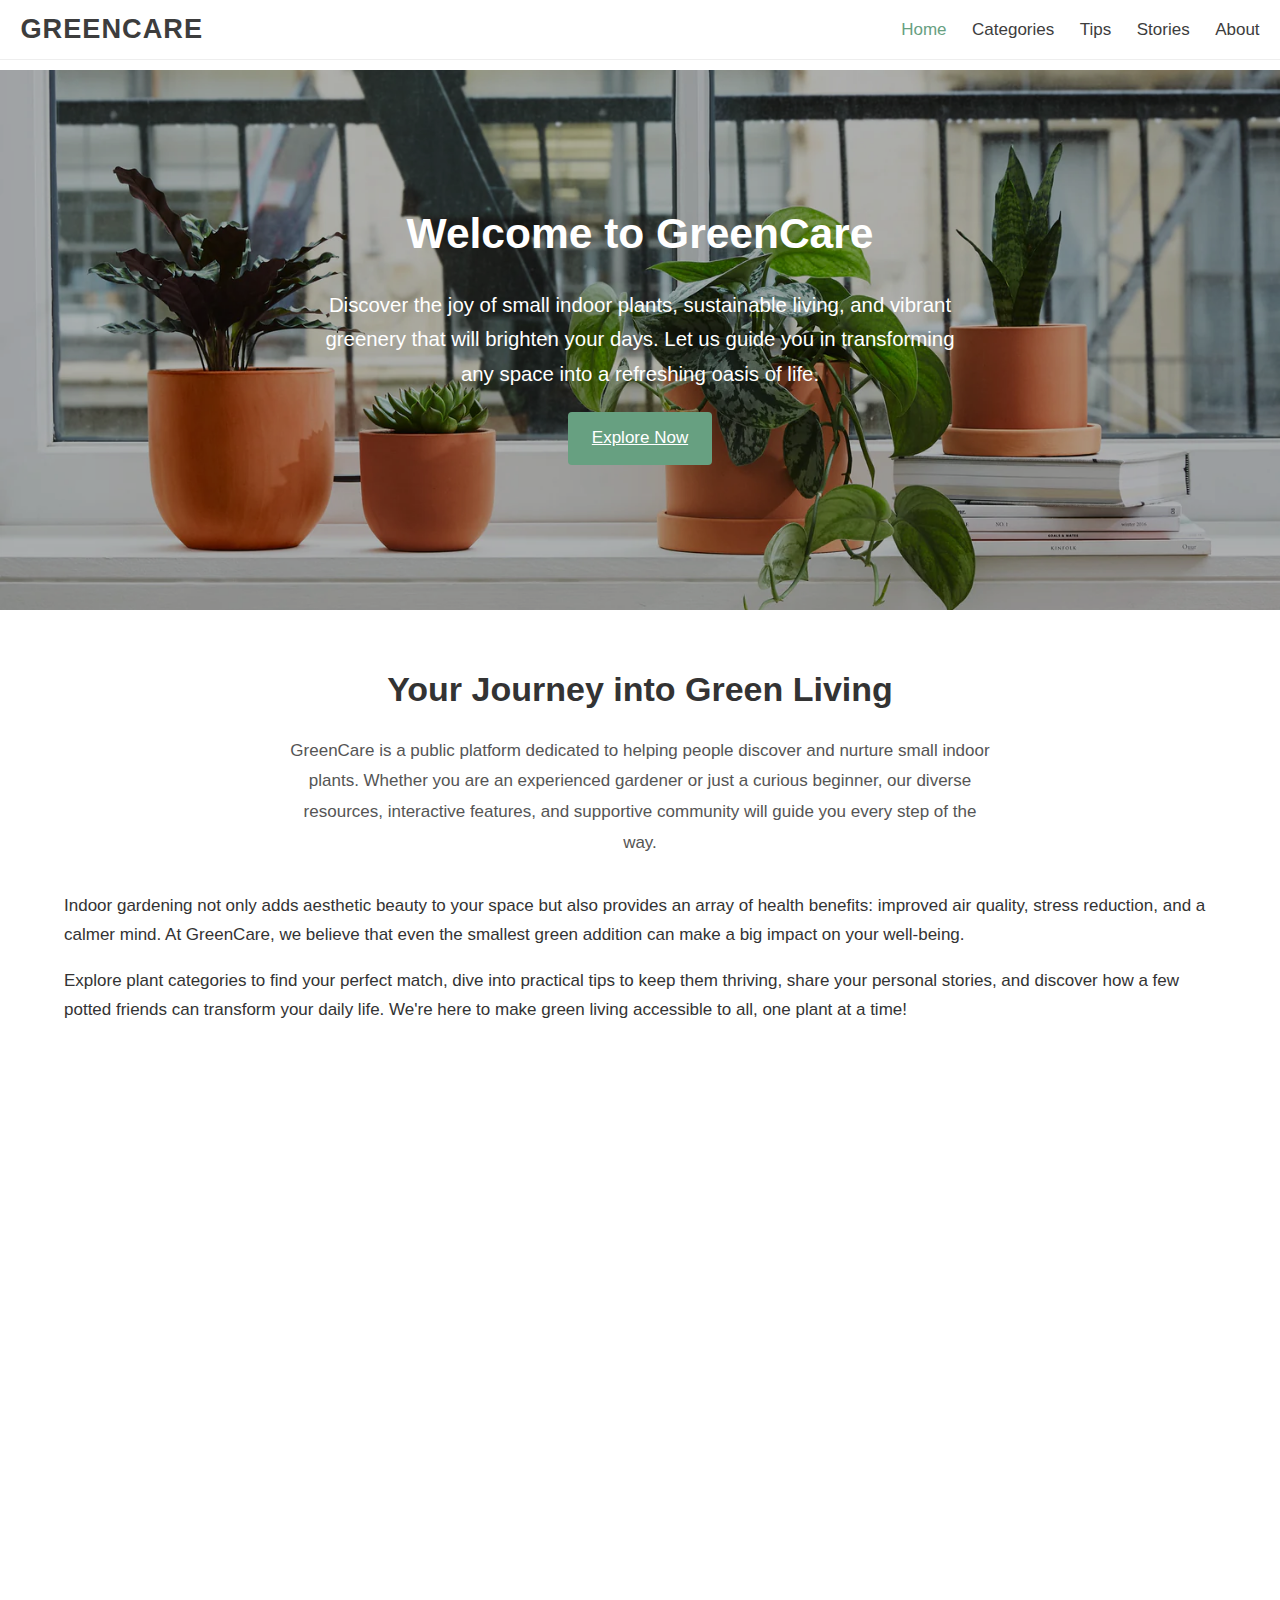
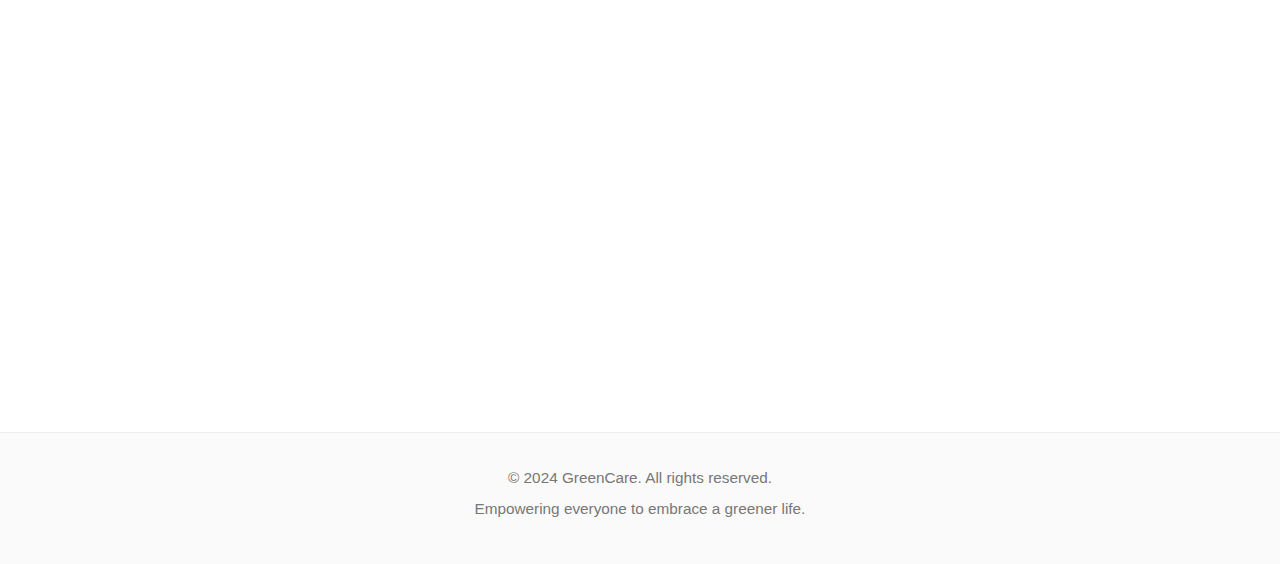
<file: index.html>
<!DOCTYPE html>
<html lang="en">
<head>
  <meta charset="UTF-8" />
  <meta name="description" content="Discover a community dedicated to small indoor plant care, tips, and inspiration." />
  <meta name="keywords" content="indoor plants, gardening, plant care, tips" />
  <meta name="viewport" content="width=device-width, initial-scale=1.0" />
  <title>GreenCare | Home</title>
  <!-- 引用CSS -->
  <link rel="stylesheet" href="assets/css/main.css" />
</head>
<body>

  <!-- Header & Navbar -->
  <header>
    <nav class="navbar">
      <div class="logo">GreenCare</div>
      <ul class="nav-links" id="nav-links">
        <li><a href="index.html" class="active">Home</a></li>
        <li><a href="categories.html">Categories</a></li>
        <li><a href="tips.html">Tips</a></li>
        <li><a href="stories.html">Stories</a></li>
        <li><a href="about.html">About</a></li>
      </ul>
      <div class="hamburger" id="hamburger">
        <span></span>
        <span></span>
        <span></span>
      </div>
    </nav>
  </header>

  <!-- Hero Section with background image -->
  <section class="hero" style="background: url('assets/images/plantcare.jpg') center/cover no-repeat;">
    <div class="hero-overlay" style="background-color: rgba(0, 0, 0, 0.3);"></div>
    <div class="hero-content fade-in">
      <h1>Welcome to GreenCare</h1>
      <p>
        Discover the joy of small indoor plants, sustainable living, 
        and vibrant greenery that will brighten your days. 
        Let us guide you in transforming any space into a refreshing oasis of life.
      </p>
      <a class="btn" href="categories.html">Explore Now</a>
    </div>
  </section>

  <!-- Introduction Section -->
  <main class="container">
    <section class="intro">
      <h2 class="section-title">Your Journey into Green Living</h2>
      <p class="section-subtitle">
        GreenCare is a public platform dedicated to helping people discover and nurture small indoor plants. Whether you are an experienced gardener or 
        just a curious beginner, our diverse resources, interactive features, 
        and supportive community will guide you every step of the way.
      </p>
      <p>
        Indoor gardening not only adds aesthetic beauty to your space but also provides 
        an array of health benefits: improved air quality, stress reduction, 
        and a calmer mind. At GreenCare, we believe that even the smallest 
        green addition can make a big impact on your well-being.
      </p>
      <p>
        Explore plant categories to find your perfect match, dive into practical tips 
        to keep them thriving, share your personal stories, and discover how a few 
        potted friends can transform your daily life. We're here to make green living 
        accessible to all, one plant at a time!
      </p>
    </section>

    <!-- Feature Cards -->
    <section class="feature-cards">
      <div class="card fade-in">
        <img src="assets/images/categories.jpg" alt="Categories">
        <h3>Categories</h3>
        <p>
          Explore curated groups of indoor plants—from hardy succulents to air-purifying wonders. 
          Find the one that best suits your environment.
        </p>
        <a href="categories.html" class="btn-link">Learn More</a>
      </div>
      
      <div class="card fade-in">
        <img src="assets/images/tips.jpg" alt="Tips & Tricks">
        <h3>Tips & Tricks</h3>
        <p>
          Gain in-depth insights into proper watering, lighting, soil selection, fertilization, 
          and pest control to help your plants thrive.
        </p>
        <a href="tips.html" class="btn-link">View Tips</a>
      </div>
      
      <div class="card fade-in">
        <img src="assets/images/community.jpg" alt="Stories">
        <h3>Community Stories</h3>
        <p>
          From first-time triumphs to enduring plant parenthood tales, connect with fellow 
          plant lovers and share your own experiences.
        </p>
        <a href="stories.html" class="btn-link">Be Inspired</a>
      </div>

      <div class="card fade-in">
        <img src="assets/images/about.jpg" alt="About & Contact">
        <h3>About & Contact</h3>
        <p>
          Learn more about GreenCare's mission, get in touch for inquiries or partnership 
          opportunities, and join us in cultivating a greener world.
        </p>
        
        <a href="about.html" class="btn-link">Get in Touch</a>
      </div>
    </section>
  </main>

  <!-- Footer -->
  <footer>
    <p>© 2024 GreenCare. All rights reserved.</p>
    <p>Empowering everyone to embrace a greener life.</p>
  </footer>

  <!-- 引用JS -->
  <script src="assets/js/main.js"></script>
</body>
</html>
</file>
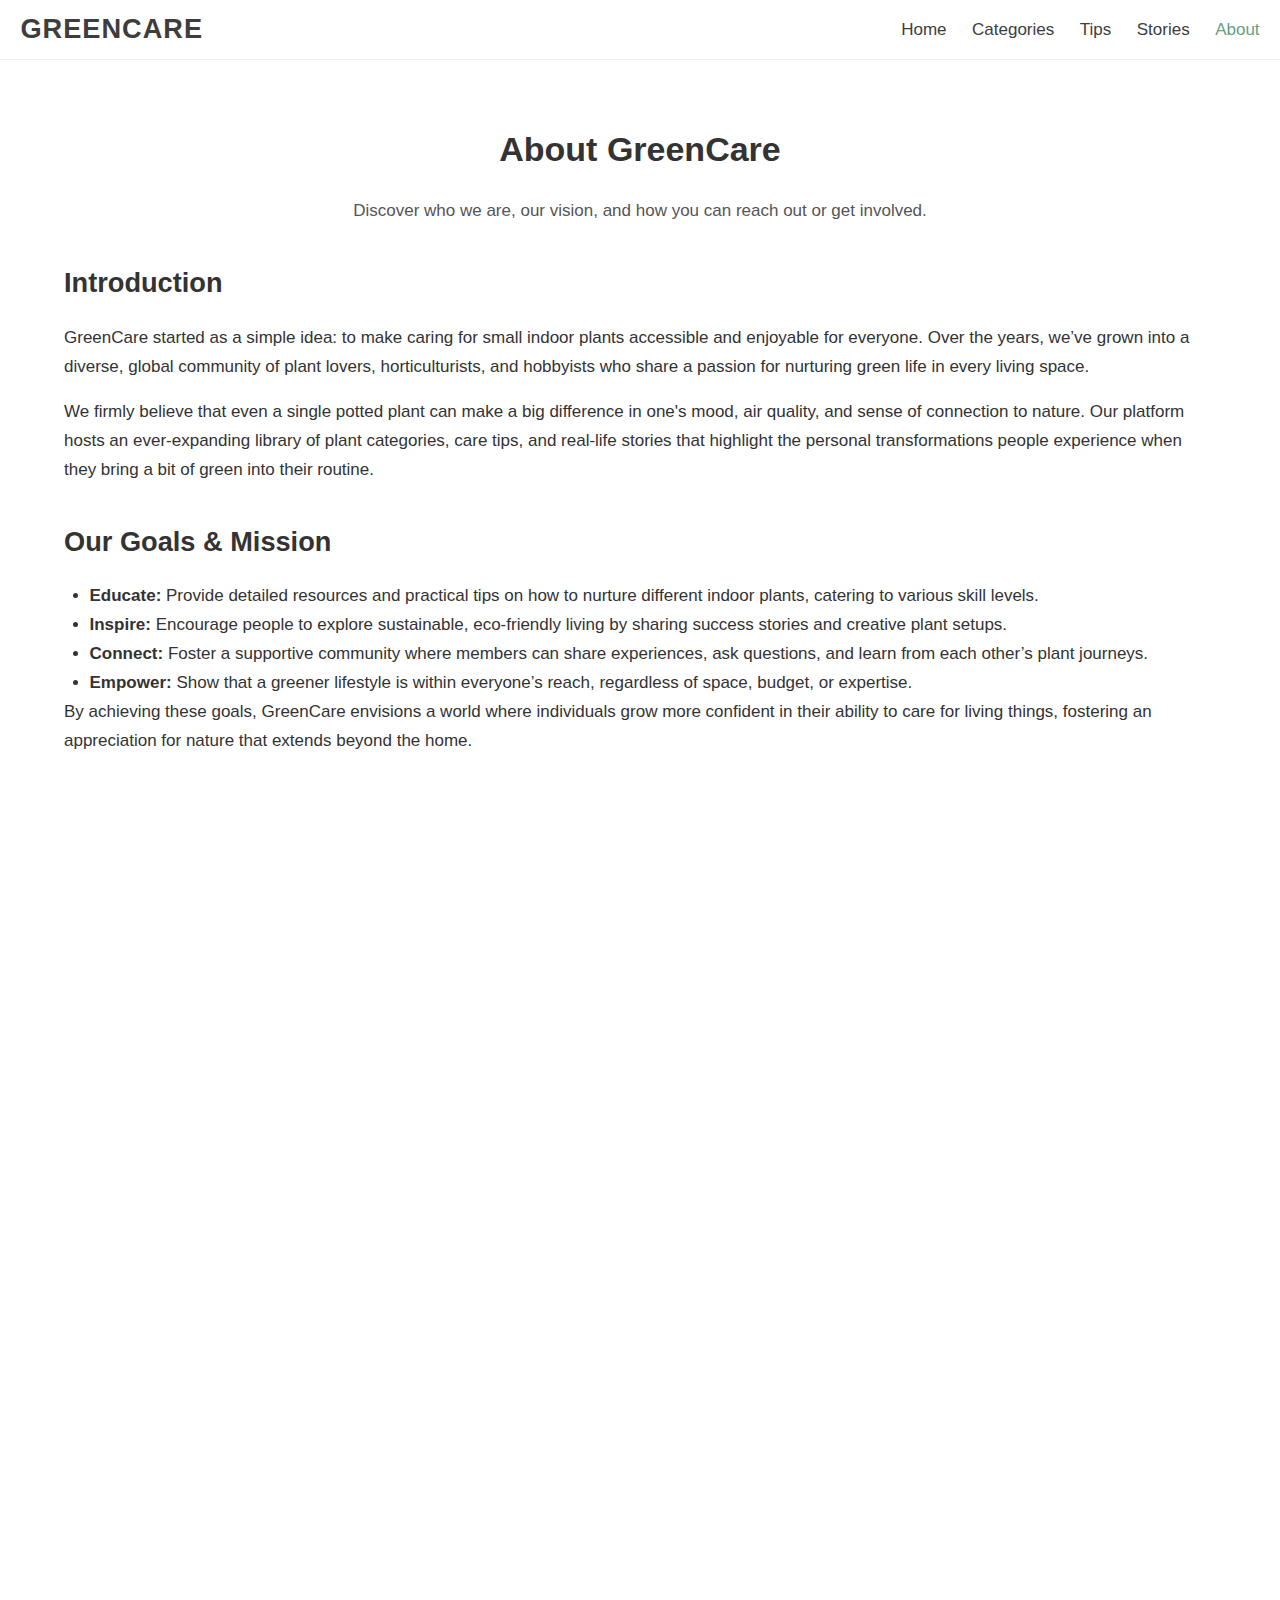
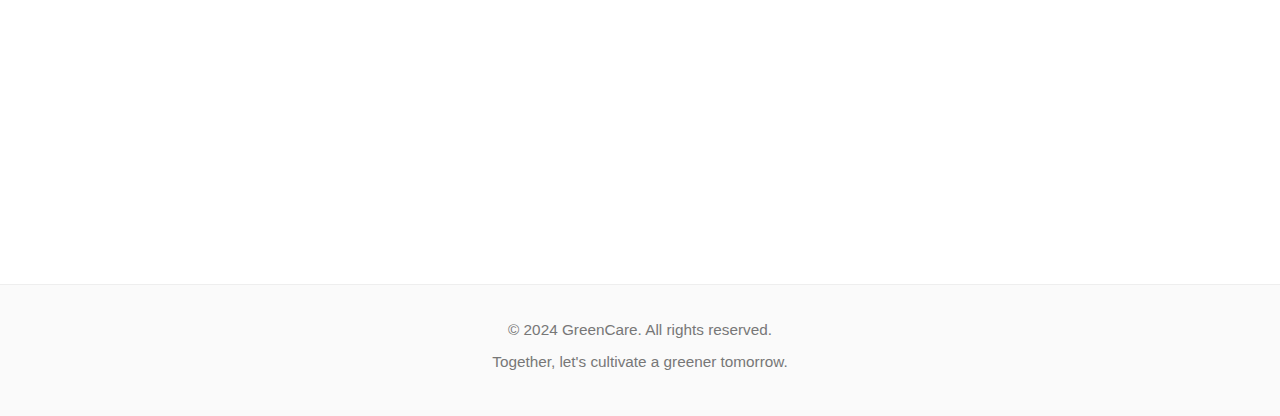
<file: about.html>
<!DOCTYPE html>
<html lang="en">
<head>
  <meta charset="UTF-8" />
  <meta name="description" content="Learn more about the GreenCare organization, our goals, and how to get in touch." />
  <meta name="keywords" content="about GreenCare, organization, goals, contact" />
  <meta name="viewport" content="width=device-width, initial-scale=1.0" />
  <title>GreenCare | About Us</title>
  <link rel="stylesheet" href="assets/css/main.css" />
</head>
<body>
  <!-- Header & Navbar -->
  <header>
    <nav class="navbar">
      <div class="logo">GreenCare</div>
      <ul class="nav-links" id="nav-links">
        <li><a href="index.html">Home</a></li>
        <li><a href="categories.html">Categories</a></li>
        <li><a href="tips.html">Tips</a></li>
        <li><a href="stories.html">Stories</a></li>
        <li><a href="about.html" class="active">About</a></li>
      </ul>
      <div class="hamburger" id="hamburger">
        <span></span>
        <span></span>
        <span></span>
      </div>
    </nav>
  </header>

  <!-- Page Banner -->
  <section class="page-banner">
    <h1 class="section-title">About GreenCare</h1>
    <p class="section-subtitle">
      Discover who we are, our vision, and how you can reach out or get involved.
    </p>
  </section>

  <!-- Main Content -->
  <main class="container">
    <!-- Introduction -->
    <section class="about-us fade-in">
      <h2>Introduction</h2>
      <p>
        GreenCare started as a simple idea: to make caring for small indoor plants 
        accessible and enjoyable for everyone. Over the years, we’ve grown into a diverse, global 
        community of plant lovers, horticulturists, and hobbyists who share a passion 
        for nurturing green life in every living space.
      </p>
      <p>
        We firmly believe that even a single potted plant can make a big difference in one's 
        mood, air quality, and sense of connection to nature. Our platform hosts an ever-expanding 
        library of plant categories, care tips, and real-life stories that highlight the personal 
        transformations people experience when they bring a bit of green into their routine.
      </p>
    </section>

    <!-- Goals & Mission -->
    <section class="about-us fade-in">
      <h2>Our Goals & Mission</h2>
      <ul style="list-style: disc; margin-left: 1.5rem;">
        <li><strong>Educate:</strong> Provide detailed resources and practical tips on how to nurture different indoor plants, catering to various skill levels.</li>
        <li><strong>Inspire:</strong> Encourage people to explore sustainable, eco-friendly living by sharing success stories and creative plant setups.</li>
        <li><strong>Connect:</strong> Foster a supportive community where members can share experiences, ask questions, and learn from each other’s plant journeys.</li>
        <li><strong>Empower:</strong> Show that a greener lifestyle is within everyone’s reach, regardless of space, budget, or expertise.</li>
      </ul>
      <p>
        By achieving these goals, GreenCare envisions a world where individuals grow more confident 
        in their ability to care for living things, fostering an appreciation for nature that extends beyond the home.
      </p>
    </section>

    <!-- Contact Info -->
    <section class="contact-details fade-in">
      <h2>Contact Us</h2>
      <p>
        Whether you have questions about plant care, want to share feedback, or look for collaboration opportunities, 
        we’d love to hear from you!
      </p>
      <ul>
        <li><strong>Email:</strong> info@greencare.org</li>
        <li><strong>Phone:</strong> +1 (123) 456-7890</li>
        <li><strong>Address:</strong> 123 Green Street, Plant City, PC 45678</li>
      </ul>
      <p>
        If you'd like to see more real-time updates, join our social media community:
      </p>
      <ul>
        <li><strong>Instagram:</strong> <a href="#" target="_blank">@GreenCareOfficial</a></li>
        <li><strong>Facebook:</strong> <a href="#" target="_blank">GreenCare Community</a></li>
        <li><strong>Twitter:</strong> <a href="#" target="_blank">@GreenCareTweets</a></li>
      </ul>
    </section>

    <!-- Inquiry Form -->
    <section class="contact-form fade-in">
      <h2>Get in Touch</h2>
      <p>
        For specific inquiries or partnership requests, send us a message through the form below. 
        We’ll respond as soon as we can.
      </p>
      <form id="contact-form" onsubmit="return false">
        <div class="form-group">
          <label for="contactName">Name:</label>
          <input type="text" id="contactName" name="contactName" required />
        </div>
        <div class="form-group">
          <label for="contactEmail">Email:</label>
          <input type="email" id="contactEmail" name="contactEmail" required />
        </div>
        <div class="form-group">
          <label for="contactMessage">Message:</label>
          <textarea id="contactMessage" name="contactMessage" rows="5" required placeholder="Let us know how we can help or collaborate..."></textarea>
        </div>
        <button type="submit" class="btn">Submit</button>
      </form>
      <p id="contact-message" class="success-message" style="display: none;">
        Thank you for reaching out! We will get back to you soon.
      </p>
    </section>
  </main>

  <!-- Footer -->
  <footer>
    <p>© 2024 GreenCare. All rights reserved.</p>
    <p>Together, let's cultivate a greener tomorrow.</p>
  </footer>

  <script src="assets/js/main.js"></script>
</body>
</html>
</file>
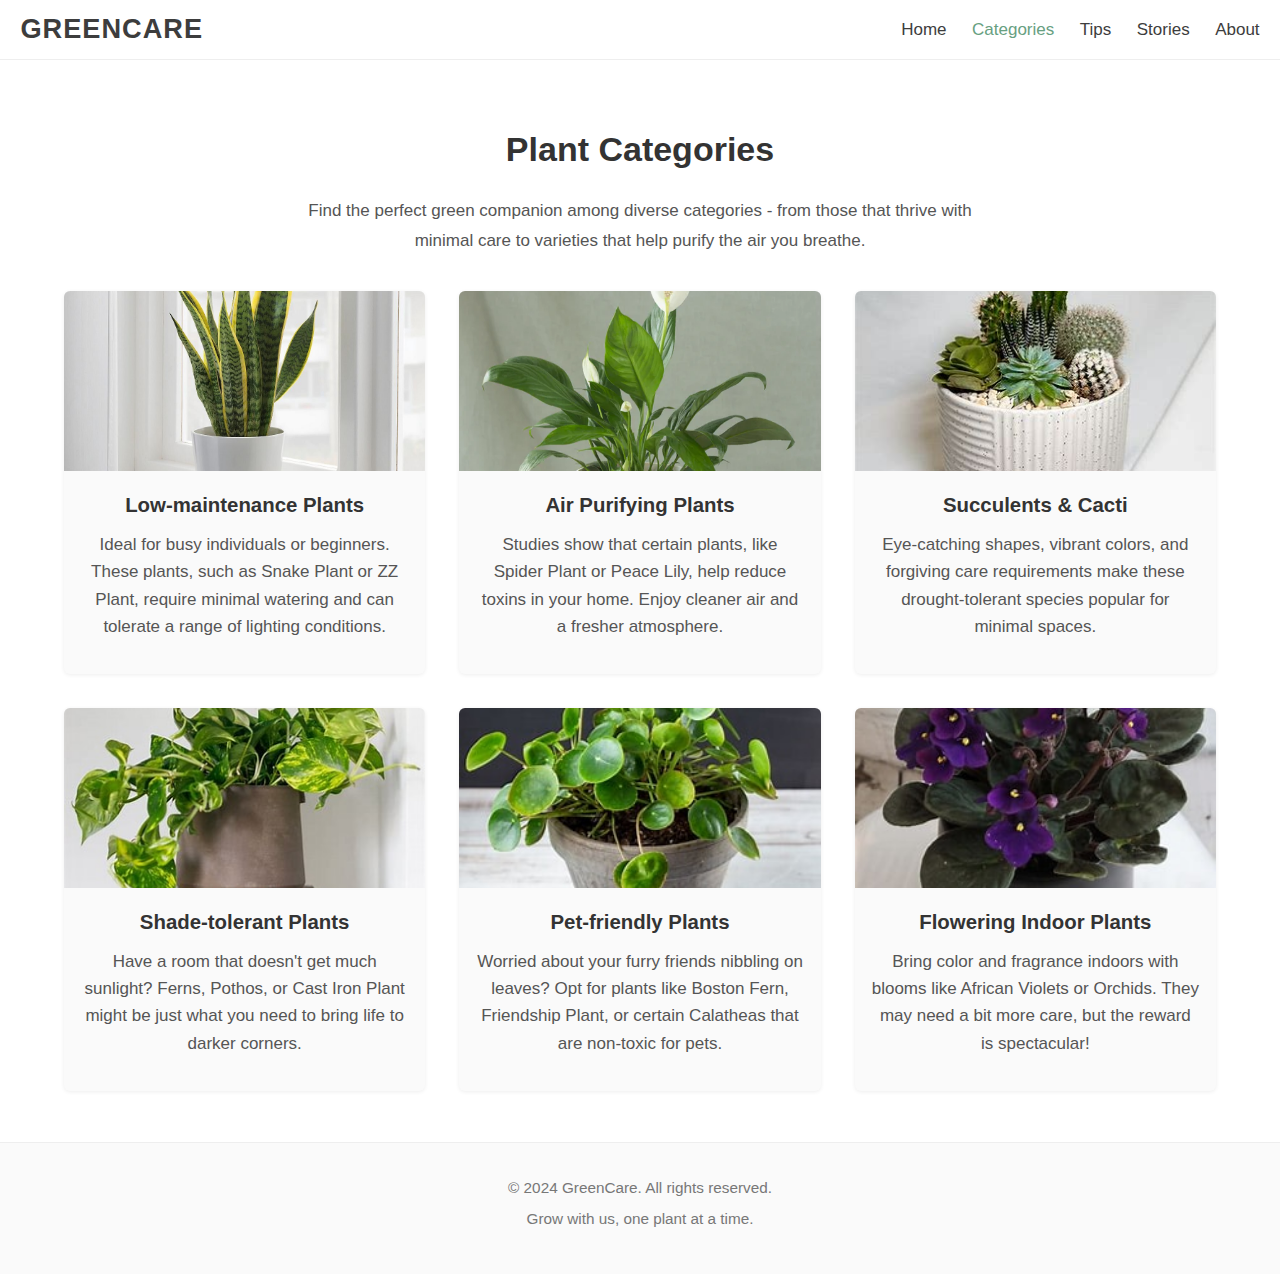
<file: categories.html>
<!DOCTYPE html>
<html lang="en">
<head>
  <meta charset="UTF-8" />
  <meta name="description" content="Browse an extensive collection of plant categories tailored to indoor environments." />
  <meta name="keywords" content="indoor plant categories, low-maintenance, air-purifying, succulents" />
  <meta name="viewport" content="width=device-width, initial-scale=1.0" />
  <title>GreenCare | Categories</title>
  <link rel="stylesheet" href="assets/css/main.css" />
</head>
<body>
  <!-- Header & Navbar -->
  <header>
    <nav class="navbar">
      <div class="logo">GreenCare</div>
      <ul class="nav-links" id="nav-links">
        <li><a href="index.html">Home</a></li>
        <li><a href="categories.html" class="active">Categories</a></li>
        <li><a href="tips.html">Tips</a></li>
        <li><a href="stories.html">Stories</a></li>
        <li><a href="about.html">About</a></li>
      </ul>
      <div class="hamburger" id="hamburger">
        <span></span>
        <span></span>
        <span></span>
      </div>
    </nav>
  </header>

  <!-- Page Banner -->
  <section class="page-banner">
    <h1 class="section-title">Plant Categories</h1>
    <p class="section-subtitle">
      Find the perfect green companion among diverse categories - from 
      those that thrive with minimal care to varieties that help purify the air you breathe.
    </p>
  </section>

  <!-- Main Content -->
  <main class="container">
    <section class="category-list">
      <!-- Low-maintenance -->
      <div class="category-card fade-in">
        <img src="assets/images/low_maintenance.jpg" alt="Low-maintenance Plants">
        <h3>Low-maintenance Plants</h3>
        <p>
          Ideal for busy individuals or beginners. These plants, such as Snake Plant or ZZ Plant, 
          require minimal watering and can tolerate a range of lighting conditions.
        </p>
      </div>

      <!-- Air Purifying -->
      <div class="category-card fade-in">
        <img src="assets/images/air_purifying.jpg" alt="Air Purifying Plants">
        <h3>Air Purifying Plants</h3>
        <p>
          Studies show that certain plants, like Spider Plant or Peace Lily, 
          help reduce toxins in your home. Enjoy cleaner air and a fresher atmosphere.
        </p>
      </div>

      <!-- Succulents & Cacti -->
      <div class="category-card fade-in">
        <img src="assets/images/succulents_cacti.jpg" alt="Succulents and Cacti">
        <h3>Succulents & Cacti</h3>
        <p>
          Eye-catching shapes, vibrant colors, and forgiving care requirements make these 
          drought-tolerant species popular for minimal spaces.
        </p>
      </div>

      <!-- Shade-tolerant -->
      <div class="category-card fade-in">
        <img src="assets/images/shade_tolerant.jpg" alt="Shade-tolerant Plants">
        <h3>Shade-tolerant Plants</h3>
        <p>
          Have a room that doesn't get much sunlight? Ferns, Pothos, or Cast Iron Plant 
          might be just what you need to bring life to darker corners.
        </p>
      </div>

      <!-- Pet-friendly -->
      <div class="category-card fade-in">
        <img src="assets/images/pet_friendly.jpg" alt="Pet-friendly Plants">
        <h3>Pet-friendly Plants</h3>
        <p>
          Worried about your furry friends nibbling on leaves? Opt for plants like 
          Boston Fern, Friendship Plant, or certain Calatheas that are non-toxic for pets.
        </p>
      </div>

      <!-- Flowering Indoor -->
      <div class="category-card fade-in">
        <img src="assets/images/african_violets.jpg" alt="Flowering Indoor Plants">
        <h3>Flowering Indoor Plants</h3>
        <p>
          Bring color and fragrance indoors with blooms like African Violets or Orchids. 
          They may need a bit more care, but the reward is spectacular!
        </p>
      </div>
    </section>
  </main>

  <!-- Footer -->
  <footer>
    <p>© 2024 GreenCare. All rights reserved.</p>
    <p>Grow with us, one plant at a time.</p>
  </footer>

  <script src="assets/js/main.js"></script>
</body>
</html>
</file>
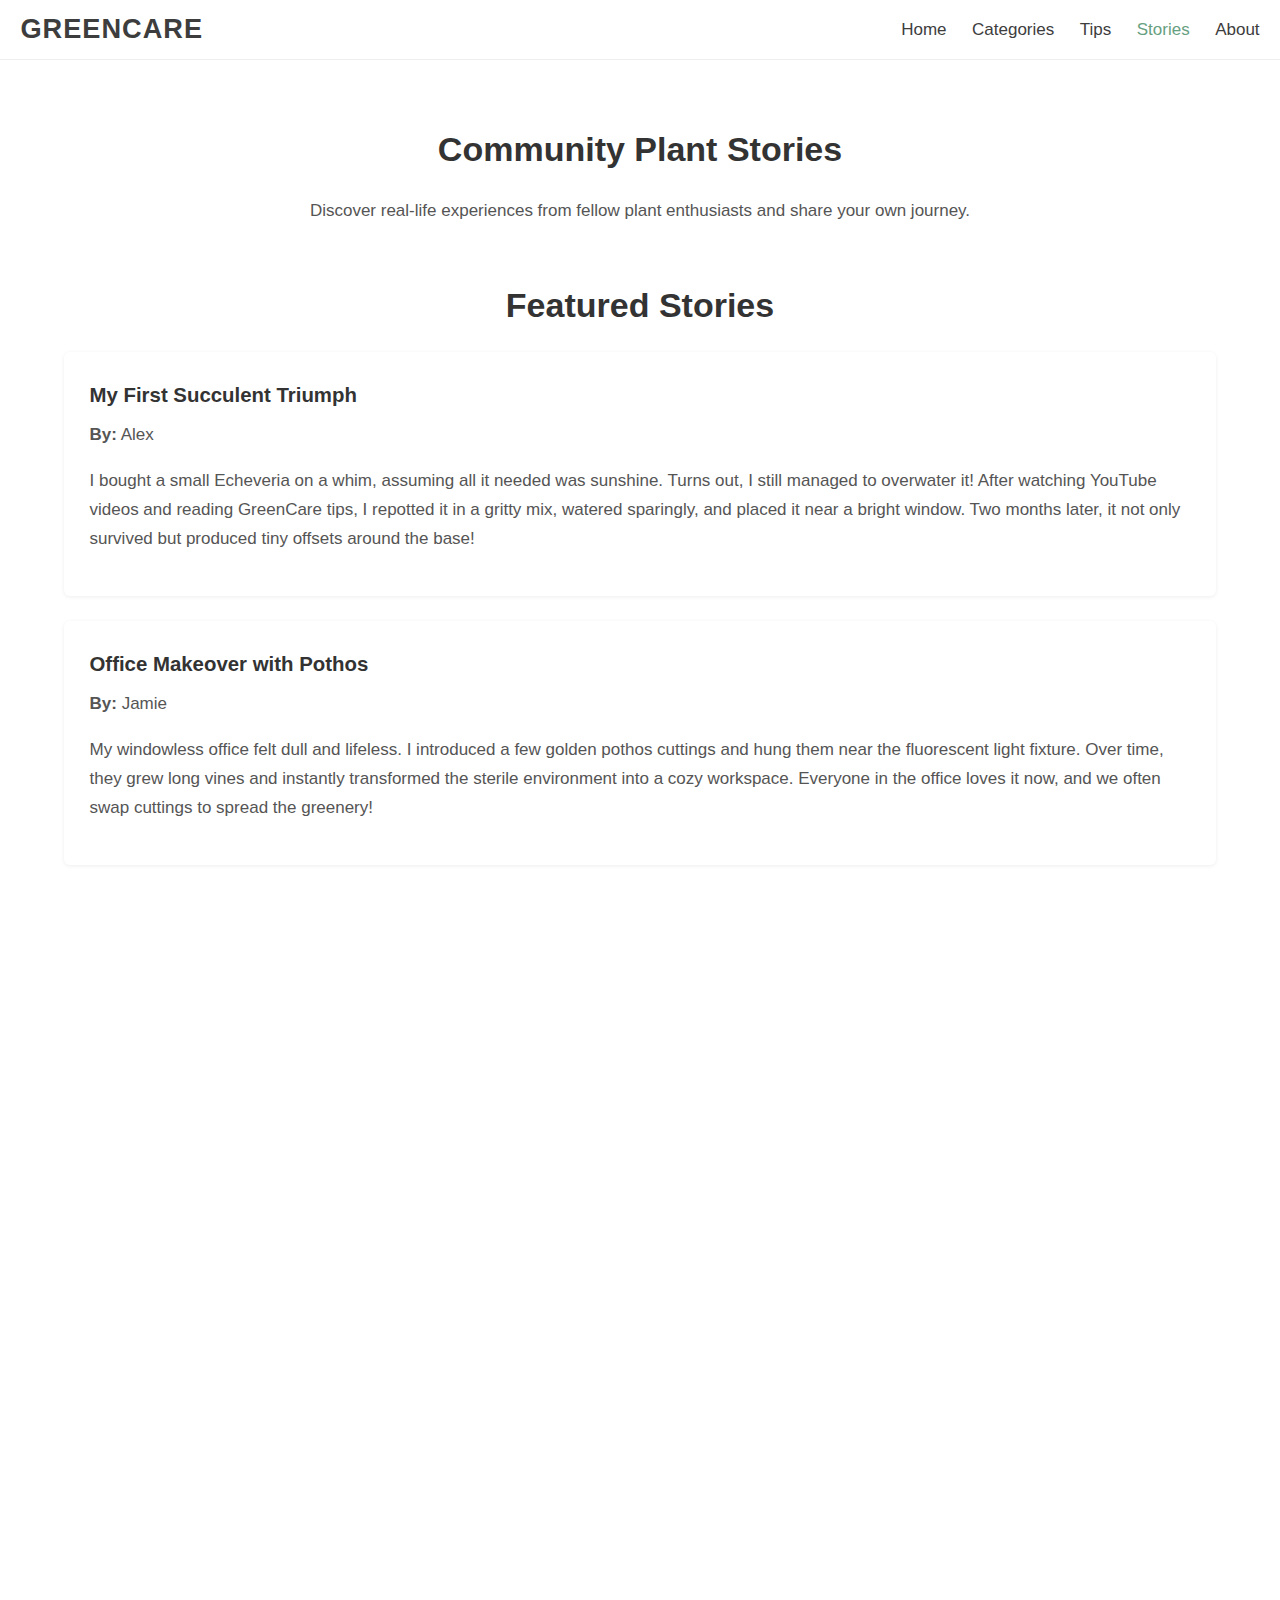
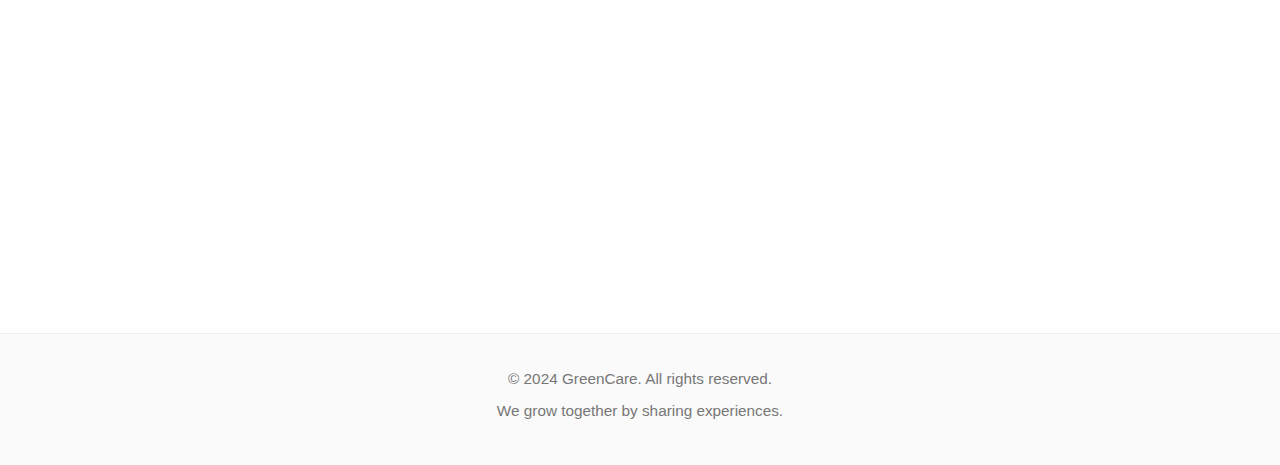
<file: stories.html>
<!DOCTYPE html>
<html lang="en">
<head>
  <meta charset="UTF-8" />
  <meta name="description" content="Read and share personal plant stories, successes, and lessons learned." />
  <meta name="keywords" content="plant stories, user submissions, community" />
  <meta name="viewport" content="width=device-width, initial-scale=1.0" />
  <title>GreenCare | Stories</title>
  <link rel="stylesheet" href="assets/css/main.css" />
</head>
<body>
  <!-- Header & Navbar -->
  <header>
    <nav class="navbar">
      <div class="logo">GreenCare</div>
      <ul class="nav-links" id="nav-links">
        <li><a href="index.html">Home</a></li>
        <li><a href="categories.html">Categories</a></li>
        <li><a href="tips.html">Tips</a></li>
        <li><a href="stories.html" class="active">Stories</a></li>
        <li><a href="about.html">About</a></li>
      </ul>
      <div class="hamburger" id="hamburger">
        <span></span>
        <span></span>
        <span></span>
      </div>
    </nav>
  </header>

  <!-- Page Banner -->
  <section class="page-banner">
    <h1 class="section-title">Community Plant Stories</h1>
    <p class="section-subtitle">
      Discover real-life experiences from fellow plant enthusiasts and share your own journey.
    </p>
  </section>

  <!-- Main Content -->
  <main class="container">
    <!-- Featured Stories -->
    <section class="story-section">
      <h2 class="section-title">Featured Stories</h2>

      <article class="story-card fade-in">
        <h3>My First Succulent Triumph</h3>
        <p><strong>By:</strong> Alex</p>
        <p>
          I bought a small Echeveria on a whim, assuming all it needed was sunshine. 
          Turns out, I still managed to overwater it! After watching YouTube videos and reading GreenCare tips, 
          I repotted it in a gritty mix, watered sparingly, and placed it near a bright window. 
          Two months later, it not only survived but produced tiny offsets around the base!
        </p>
      </article>

      <article class="story-card fade-in">
        <h3>Office Makeover with Pothos</h3>
        <p><strong>By:</strong> Jamie</p>
        <p>
          My windowless office felt dull and lifeless. I introduced a few golden pothos cuttings 
          and hung them near the fluorescent light fixture. Over time, they grew long vines and 
          instantly transformed the sterile environment into a cozy workspace. Everyone in the office 
          loves it now, and we often swap cuttings to spread the greenery!
        </p>
      </article>

      <article class="story-card fade-in">
        <h3>Dealing with a Persistent Pest</h3>
        <p><strong>By:</strong> Morgan</p>
        <p>
          Fungus gnats invaded my beloved collection of herbs. It was frustrating to see them 
          swarm around! Thanks to neem oil drench and sticky traps, I gradually got them under control. 
          I also learned the importance of letting the topsoil dry out thoroughly. Big lesson: 
          Overwatering can open the door to unwanted pests.
        </p>
      </article>
    </section>

    <!-- Submission Form -->
    <section class="submission-form fade-in">
      <h2>Share Your Story</h2>
      <form id="story-form" onsubmit="return false">
        <div class="form-group">
          <label for="storyName">Name (optional):</label>
          <input type="text" id="storyName" name="storyName" placeholder="Enter your name" />
        </div>
        <div class="form-group">
          <label for="storyTitle">Title:</label>
          <input type="text" id="storyTitle" name="storyTitle" placeholder="Title of your story" required />
        </div>
        <div class="form-group">
          <label for="storyContent">Your Story:</label>
          <textarea id="storyContent" name="storyContent" rows="5" placeholder="Share your plant journey..." required></textarea>
        </div>
        <div class="form-group">
          <label for="storyImage">Upload an Image (optional):</label>
          <input type="file" id="storyImage" name="storyImage" accept="image/*" />
        </div>
        <button type="submit" class="btn">Submit</button>
      </form>
      <p id="submission-message" class="success-message" style="display: none;">
        Thank you for sharing your story!
      </p>
    </section>
  </main>

  <!-- Footer -->
  <footer>
    <p>© 2024 GreenCare. All rights reserved.</p>
    <p>We grow together by sharing experiences.</p>
  </footer>

  <script src="assets/js/main.js"></script>
</body>
</html>
</file>
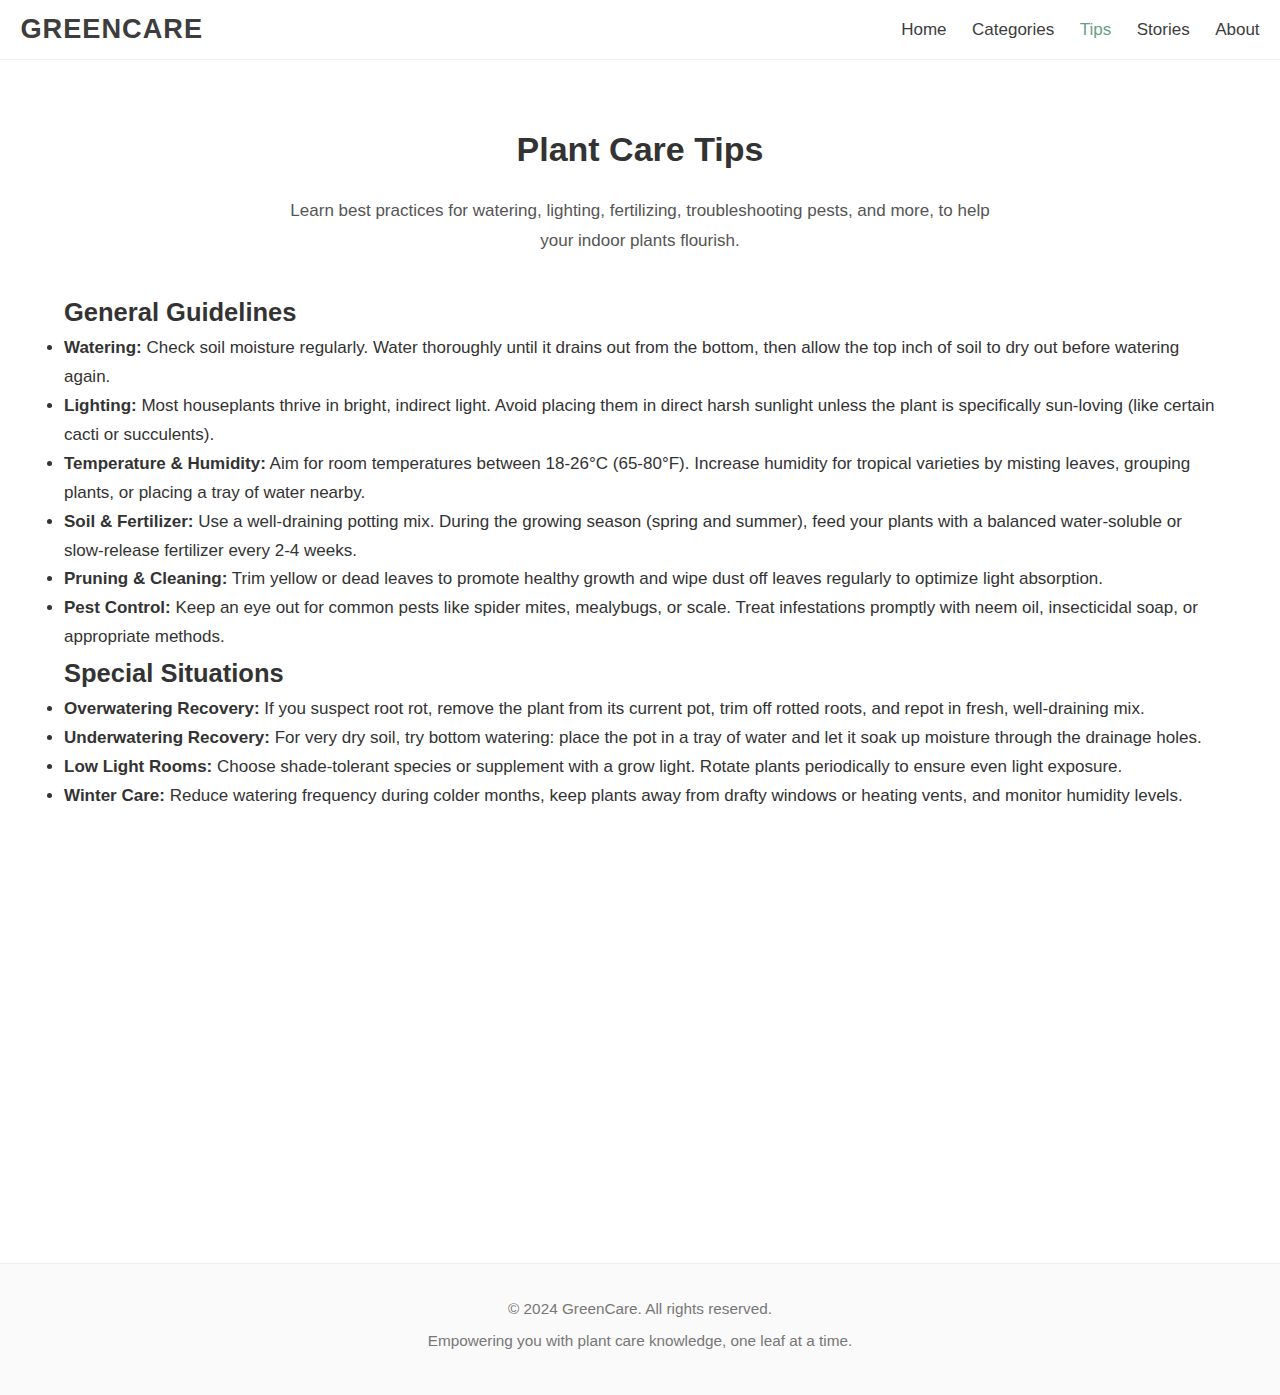
<file: tips.html>
<!DOCTYPE html>
<html lang="en">
<head>
  <meta charset="UTF-8" />
  <meta name="description" content="Comprehensive tips and insights on how to effectively care for small indoor plants." />
  <meta name="keywords" content="plant care tips, watering, lighting, fertilizing, pest control" />
  <meta name="viewport" content="width=device-width, initial-scale=1.0" />
  <title>GreenCare | Tips</title>
  <link rel="stylesheet" href="assets/css/main.css" />
</head>
<body>
  <!-- Header & Navbar -->
  <header>
    <nav class="navbar">
      <div class="logo">GreenCare</div>
      <ul class="nav-links" id="nav-links">
        <li><a href="index.html">Home</a></li>
        <li><a href="categories.html">Categories</a></li>
        <li><a href="tips.html" class="active">Tips</a></li>
        <li><a href="stories.html">Stories</a></li>
        <li><a href="about.html">About</a></li>
      </ul>
      <div class="hamburger" id="hamburger">
        <span></span>
        <span></span>
        <span></span>
      </div>
    </nav>
  </header>

  <!-- Page Banner -->
  <section class="page-banner">
    <h1 class="section-title">Plant Care Tips</h1>
    <p class="section-subtitle">
      Learn best practices for watering, lighting, fertilizing, troubleshooting pests, and more, 
      to help your indoor plants flourish.
    </p>
  </section>

  <!-- Main Content -->
  <main class="container">
    
    <!-- General Tips -->
    <section class="tips-section fade-in">
      <h2>General Guidelines</h2>
      <ul>
        <li><strong>Watering:</strong> Check soil moisture regularly. Water thoroughly until it drains out from the bottom, then allow the top inch of soil to dry out before watering again.</li>
        <li><strong>Lighting:</strong> Most houseplants thrive in bright, indirect light. Avoid placing them in direct harsh sunlight unless the plant is specifically sun-loving (like certain cacti or succulents).</li>
        <li><strong>Temperature & Humidity:</strong> Aim for room temperatures between 18-26°C (65-80°F). Increase humidity for tropical varieties by misting leaves, grouping plants, or placing a tray of water nearby.</li>
        <li><strong>Soil & Fertilizer:</strong> Use a well-draining potting mix. During the growing season (spring and summer), feed your plants with a balanced water-soluble or slow-release fertilizer every 2-4 weeks.</li>
        <li><strong>Pruning & Cleaning:</strong> Trim yellow or dead leaves to promote healthy growth and wipe dust off leaves regularly to optimize light absorption.</li>
        <li><strong>Pest Control:</strong> Keep an eye out for common pests like spider mites, mealybugs, or scale. Treat infestations promptly with neem oil, insecticidal soap, or appropriate methods.</li>
      </ul>
    </section>

    <!-- Specific Use Cases -->
    <section class="tips-section fade-in">
      <h2>Special Situations</h2>
      <ul>
        <li><strong>Overwatering Recovery:</strong> If you suspect root rot, remove the plant from its current pot, trim off rotted roots, and repot in fresh, well-draining mix.</li>
        <li><strong>Underwatering Recovery:</strong> For very dry soil, try bottom watering: place the pot in a tray of water and let it soak up moisture through the drainage holes.</li>
        <li><strong>Low Light Rooms:</strong> Choose shade-tolerant species or supplement with a grow light. Rotate plants periodically to ensure even light exposure.</li>
        <li><strong>Winter Care:</strong> Reduce watering frequency during colder months, keep plants away from drafty windows or heating vents, and monitor humidity levels.</li>
      </ul>
    </section>

    <!-- Table Reference -->
    <section class="tips-table fade-in">
      <h2>Quick Reference Guide</h2>
      <table>
        <thead>
          <tr>
            <th>Plant Name</th>
            <th>Light Requirement</th>
            <th>Water Frequency</th>
            <th>Notes</th>
          </tr>
        </thead>
        <tbody>
          <tr>
            <td>Spider Plant</td>
            <td>Bright, indirect</td>
            <td>1-2x / week</td>
            <td>Great air purifier, easy to propagate</td>
          </tr>
          <tr>
            <td>Snake Plant</td>
            <td>Low to bright indirect</td>
            <td>Every 2 weeks</td>
            <td>Very tolerant, avoid direct sun</td>
          </tr>
          <tr>
            <td>Succulent (e.g. Echeveria)</td>
            <td>Bright light or partial sun</td>
            <td>1x / 1-2 weeks</td>
            <td>Avoid overwatering, loves warmth</td>
          </tr>
          <tr>
            <td>Peace Lily</td>
            <td>Low to medium</td>
            <td>Keep soil slightly moist</td>
            <td>Wilts dramatically when thirsty, recovers quickly</td>
          </tr>
          <tr>
            <td>Boston Fern</td>
            <td>Indirect, moderate humidity</td>
            <td>2-3x / week (small sips)</td>
            <td>Prefers cooler temps & frequent misting</td>
          </tr>
        </tbody>
      </table>
    </section>
  </main>

  <!-- Footer -->
  <footer>
    <p>© 2024 GreenCare. All rights reserved.</p>
    <p>Empowering you with plant care knowledge, one leaf at a time.</p>
  </footer>

  <script src="assets/js/main.js"></script>
</body>
</html>
</file>
<file: assets/css/main.css>
/* ========== Global Reset & Base ========== */
* {
  margin: 0;
  padding: 0;
  box-sizing: border-box;
}

html, body {
  font-size: 17px;
  line-height: 1.7;
  font-family: 'Helvetica Neue', 'Arial', sans-serif;
  background-color: #fff;
  color: #333;
  -webkit-font-smoothing: antialiased;
  scroll-behavior: smooth; /* for smooth anchor scroll, optional */
}

p {
  margin-bottom: 1rem;
}

img {
  display: block;
  max-width: 100%;
  height: auto;
}

body {
  padding-top: 70px; 
}

.hidden {
  display: none !important;
}

/* ========== Container Utility ========== */
.container {
  width: 90%;
  max-width: 1200px;
  margin: 0 auto;
}

/* ========== Navbar ========== */
.navbar {
  position: fixed;
  top: 0; left: 0; right: 0;
  height: 60px;
  background-color: #fff;
  border-bottom: 1px solid #eee;
  display: flex;
  justify-content: space-between;
  align-items: center;
  padding: 0 1.2rem;
  z-index: 999;
}

.navbar .logo {
  font-size: 1.6rem;
  font-weight: 700;
  color: #3d3d3d;
  text-transform: uppercase;
  letter-spacing: 1px;
}

/* 右侧菜单 */
.nav-links {
  display: flex;
  gap: 1.5rem;
  list-style: none;
}

.nav-links li a {
  text-decoration: none;
  color: #3d3d3d;
  font-weight: 500;
  transition: color 0.3s ease;
  padding: 0.5rem 0;
}

.nav-links li a:hover,
.nav-links li a.active {
  color: #67a081; /* Highlight color from StudioPlant vibe */
}

/* ========= Hamburger (Mobile) ========= */
.hamburger {
  display: none;
  flex-direction: column;
  cursor: pointer;
}

.hamburger span {
  width: 25px;
  height: 3px;
  background-color: #333;
  margin: 4px 0;
  transition: 0.4s;
}

/* ========== Responsive Navbar ========== */
@media screen and (max-width: 900px) {
  .nav-links {
    position: fixed;
    top: 60px;
    right: 0;
    flex-direction: column;
    width: 220px;
    background-color: #fff;
    border-left: 1px solid #eee;
    border-bottom: 1px solid #eee;
    transform: translateX(100%);
    transition: transform 0.3s ease;
    box-shadow: -3px 0 8px rgba(0, 0, 0, 0.07);
    height: calc(100vh - 60px);
    overflow-y: auto;
    padding-top: 1rem;
  }

  .nav-links.show {
    transform: translateX(0);
  }

  .nav-links li {
    margin-bottom: 1rem;
    padding: 0 1rem;
  }

  .hamburger {
    display: flex;
  }
}

/* ========== Hero / Banner ========== */
.hero {
  width: 100%;
  height: 60vh; /* 略微降低高度，避免大屏幕时文字显得太少 */
  background: url('../images/plant2.jpg') center/cover no-repeat;
  position: relative;
  display: flex;
  align-items: center;
  justify-content: center;
}

.hero-overlay {
  position: absolute;
  inset: 0;
  background: rgba(0, 0, 0, 0.2);
}

.hero-content {
  position: relative;
  color: #fff;
  text-align: center;
  z-index: 1;
  max-width: 700px;
  padding: 1rem;
}

.hero-content h1 {
  font-size: 2.5rem;
  font-weight: 700;
  margin-bottom: 1rem;
}

.hero-content p {
  font-size: 1.2rem;
  margin-bottom: 1.2rem;
}

/* ========== Buttons ========== */
.btn, .btn-link {
  display: inline-block;
  padding: 0.7rem 1.4rem;
  background-color: #67a081;
  color: #fff;
  border-radius: 4px;
  transition: background-color 0.3s ease;
  font-weight: 500;
  text-align: center;
  margin-bottom: 1rem; /* 给按钮下方一些距离 */
}

.btn:hover, .btn-link:hover {
  background-color: #5e8d73;
}

/* ========== Section Titles & Layout ========== */
.section-title {
  font-size: 2rem;
  font-weight: 700;
  text-align: center;
  margin: 3rem 0 1rem 0; /* 上方留更多距离 */
}

.section-subtitle {
  max-width: 700px;
  margin: 0.5rem auto 2rem auto;
  text-align: center;
  color: #555;
  font-size: 1rem;
  line-height: 1.8;
}

/* ========== Feature / Category Cards ========== */
.feature-cards,
.category-list {
  display: grid;
  grid-template-columns: repeat(auto-fill, minmax(280px, 1fr));
  gap: 2rem;
  margin-bottom: 3rem;
}

.card, .category-card {
  background-color: #fafafa;
  border-radius: 6px;
  overflow: hidden;
  box-shadow: 0 1px 4px rgba(0,0,0,0.07);
  transition: transform 0.3s ease, box-shadow 0.3s ease;
  display: flex;
  flex-direction: column;
  text-align: center;
  padding-bottom: 1rem; /* 增加卡片底部内边距 */
}

.card img,
.category-card img {
  width: 100%;
  height: 180px;
  object-fit: cover;
}

.card h3,
.category-card h3 {
  font-size: 1.2rem;
  margin: 1rem 0 0.5rem 0;
  color: #333;
  font-weight: 600;
}

.card p,
.category-card p {
  color: #555;
  margin: 0 1rem 1rem 1rem;
  flex-grow: 1; /* push button to bottom if there's one */
  line-height: 1.6;
}

.card:hover,
.category-card:hover {
  transform: translateY(-2px);
  box-shadow: 0 5px 12px rgba(0, 0, 0, 0.08);
}

/* ========== Tips Page Table ========== */
.tips-table table {
  width: 100%;
  border-collapse: collapse;
  margin: 2rem 0;
}

.tips-table th,
.tips-table td {
  border-bottom: 1px solid #eee;
  padding: 0.75rem;
  text-align: left;
  font-size: 0.95rem;
}

.tips-table th {
  background-color: #f3f3f3;
  font-weight: 600;
}

/* ========== Stories Page ========== */
.story-section {
  margin-bottom: 3rem;
}

.story-section .story-card {
  background-color: #fff;
  border-radius: 6px;
  box-shadow: 0 1px 4px rgba(0,0,0,0.07);
  padding: 1.5rem;
  margin-bottom: 1.5rem;
}

.story-card h3 {
  margin-bottom: 0.5rem;
  font-weight: 600;
  font-size: 1.2rem;
  color: #333;
}

.story-card p {
  color: #555;
  line-height: 1.7;
}

/* Submission form styling */
.submission-form,
.contact-form {
  margin-top: 2rem;
  margin-bottom: 3rem;
}

.submission-form h2,
.contact-form h2 {
  font-size: 1.6rem;
  font-weight: 700;
  margin-bottom: 1.5rem;
}

.form-group {
  display: flex;
  flex-direction: column;
  margin-bottom: 1.2rem;
}

.form-group label {
  margin-bottom: 0.5rem;
  font-weight: 600;
  color: #444;
}

.form-group input,
.form-group textarea {
  padding: 0.7rem;
  border: 1px solid #ccc;
  border-radius: 4px;
  font: inherit;
  resize: vertical;
}

.form-group input:focus,
.form-group textarea:focus {
  outline: none;
  border-color: #67a081;
}

.success-message {
  color: #67a081;
  font-weight: 600;
  margin-top: 0.5rem;
}

/* ========== Contact / About Page ========== */
.about-us,
.contact-details {
  margin-bottom: 2rem;
}

.about-us h2,
.contact-details h2 {
  font-size: 1.6rem;
  font-weight: 700;
  margin-bottom: 1rem;
}

.contact-details ul li {
  margin-bottom: 0.6rem;
  color: #555;
}

/* ========== Footer ========== */
footer {
  background-color: #fafafa;
  border-top: 1px solid #eee;
  text-align: center;
  padding: 2rem 0;
  margin-top: 3rem;
}

footer p {
  color: #777;
  font-size: 0.9rem;
  line-height: 1.5;
  margin-bottom: 0.5rem;
}

/* ========== Animations (Optional) ========== */
.fade-in {
  opacity: 0;
  transform: translateY(20px);
  transition: opacity 0.8s ease, transform 0.8s ease;
}
.fade-in.show {
  opacity: 1;
  transform: translateY(0);
}

/* ========== Responsive Adjustments ========== */
@media screen and (max-width: 768px) {
  .hero {
    height: 50vh;
  }
  .hero-content h1 {
    font-size: 2rem;
  }
  .hero-content p {
    font-size: 1rem;
  }
}

@media screen and (max-width: 500px) {
  .feature-cards,
  .category-list {
    grid-template-columns: 1fr; /* single column on very small screens */
  }
}
</file>
